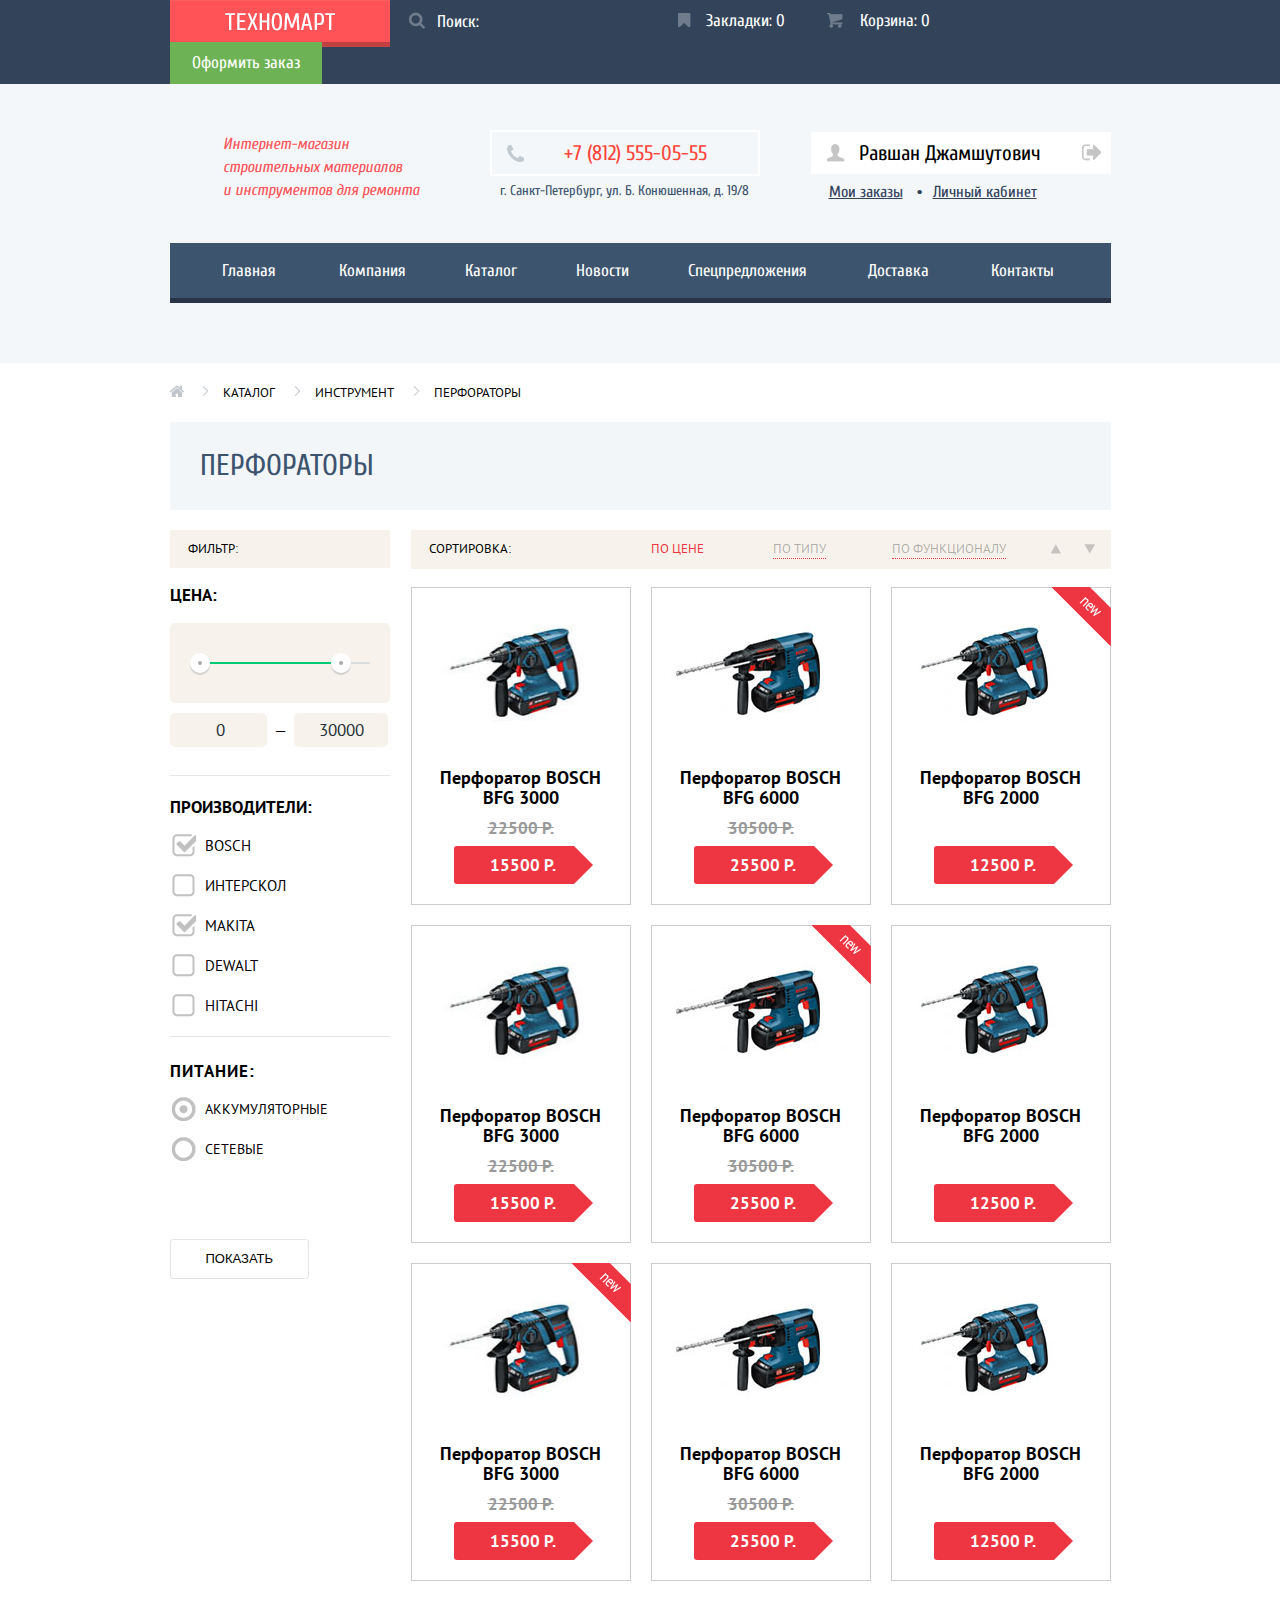
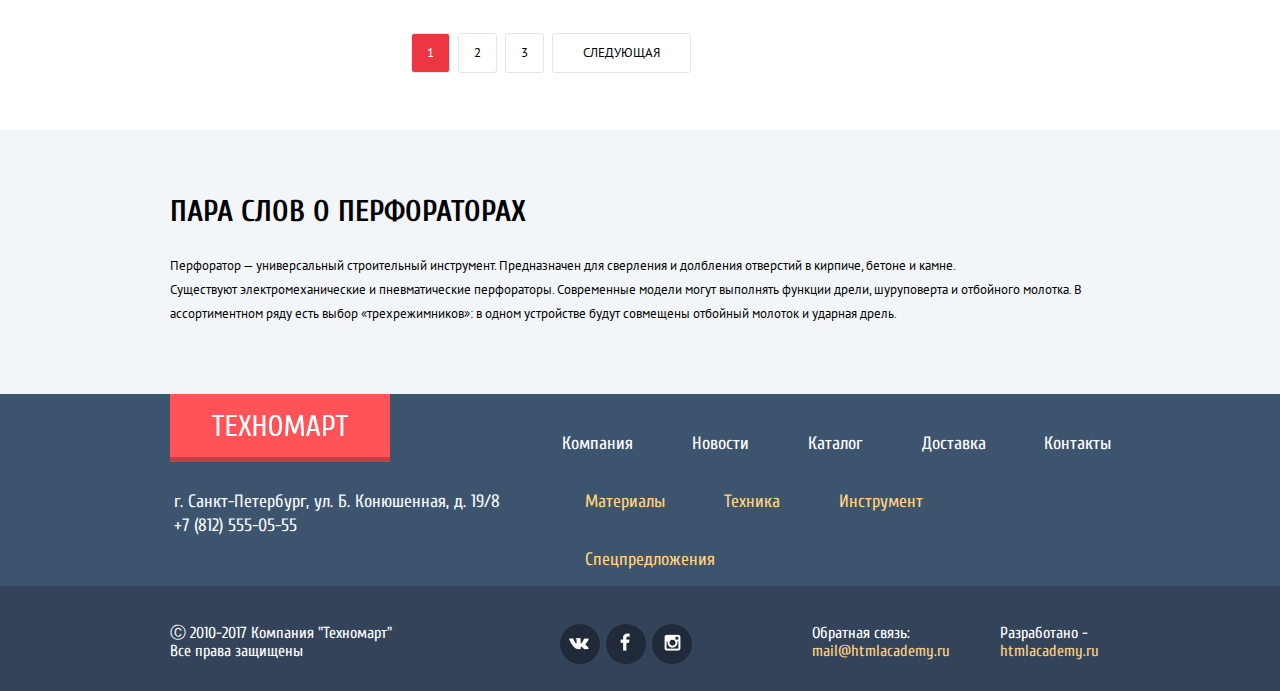
<file: catalog.html>
<!DOCTYPE html>
<html lang="ru">
  <head>
    <meta charset="utf-8">
    <title>Каталог</title>
    <link href="css/normalize.css" rel="stylesheet">
    <link href="css/style.css" rel="stylesheet">
    <link href="https://fonts.googleapis.com/css?family=Cuprum:400,400i,700&amp;subset=cyrillic" rel="stylesheet">
    <link href="https://fonts.googleapis.com/css?family=PT+Sans:400,400i,700&amp;subset=cyrillic" rel="stylesheet">
  </head>
  <body>
    <header>
      <section class="top-menu">
        <div class="container clearfix">
          <div class="header-logo">
            <a href="index.html"><img src="img/header-logo.png" width="220" height="47" alt="Лого"></a>
          </div>
          <form class="search" action="#" method="post">
            <label for="search" class="search-icon">Поиск
              <input type="text" name="search" id="search" autocomplete="off" placeholder="Поиск:">
            </label>
          </form>
          <div class="user-buttons">
            <a href="bookmarks.html" class="bookmarks-btn">Закладки: <span class="bookmarks-count">0</span></a>
            <a href="cart.html" class="cart-btn">Корзина: <span class="orders-count">0</span></a>
            <a class="btn-checkout" href="checkout.html">Оформить заказ</a>
          </div>
        </div>
      </section>
      <section class="header-bottom">
        <div class="container clearfix">
          <div class="header-info clearfix">
            <p class="description">Интернет-магазин строительных материалов<br>и инструментов для ремонта</p>
            <div class="header-contacts">
              <p class="tel">+7 (812) 555-05-55</p>
              <p class="header-address">г. Санкт-Петербург, ул. Б. Конюшенная, д. 19/8</p>
            </div>
            <div class="user-area">
              <p class="username"><a href="profile.html" class="btn-profile"></a><a href="profile.html" class="name">Равшан Джамшутович</a><a href="logout.html" class="btn-logout">Выход</a></p>
              <a class="myorders" href="orders.html">Мои заказы</a><span>&#8226;</span>
              <a class="cabinet" href="cabinet.html">Личный кабинет</a>
            </div>
          </div>
          <nav class="main-navigation">
            <ul>
              <li>
                <a href="index.html">Главная</a>
              </li>
              <li>
                <a href="company.html">Компания</a>
              </li>
              <li>
                <a href="catalog.html">Каталог</a>
              </li>
              <li>
                <a href="news.html">Новости</a>
              </li>
              <li>
                <a href="sale.html">Спецпредложения</a>
              </li>
              <li>
                <a href="delivery.html">Доставка</a>
              </li>
              <li>
                <a href="contacts.html">Контакты</a>
              </li>
            </ul>
          </nav>
        </div>
      </section>
    </header>
    <main class="content">
      <div class="breadcrumbs">
        <div class="container">
          <ul>
            <li>
              <a class="home" href="index.html">&nbsp;</a>
            </li>
            <li>
              <a href="catalog.html">Каталог</a>
            </li>
            <li>
              <a href="#">Инструмент</a>
            </li>
            <li>
              <span>Перфораторы</span>
            </li>
          </ul>
        </div>
      </div>
      <div class="container clearfix">
        <h1 class="punchers-caption">Перфораторы</h1>
        <div class="filter">
          <p>Фильтр:</p>
          <form class="filter-form" action="№" method="get">
            <fieldset class="price">
              <legend>Цена:</legend>
              <div class="range-filter">
                <div class="range-controls">
                  <div class="scale">
                    <div class="bar"></div>
                  </div>
                  <div class="toggle toggle-min"></div>
                  <div class="toggle toggle-max"></div>
                </div>
                <div class="price-controls">
                  <input class="min-price" name="min-price" type="text" value="0">
                  <span class="dash">&mdash;</span>
                  <input class="max-price" name="max-price" type="text" value="30000">
                </div>
              </div>
            </fieldset>
            <div class="delimiter"></div>
            <fieldset class="manufacturers">
              <legend>Производители:</legend>
              <input type="checkbox" id="ch1" name="Bosch" checked>
              <label for="ch1">Bosch</label>
              <input type="checkbox" id="ch2" name="Интерскол">
              <label for="ch2">Интерскол</label>
              <input type="checkbox" id="ch3" name="Makita" checked>
              <label for="ch3">Makita</label>
              <input type="checkbox" id="ch4" name="Dewalt">
              <label for="ch4">Dewalt</label>
              <input type="checkbox" id="ch5" name="Hitachi">
              <label for="ch5">Hitachi</label>
            </fieldset>
            <div class="delimiter"></div>
            <fieldset class="power">
              <legend>Питание:</legend>
              <input type="radio" id="ch6" name="group_item" value="battery" checked>
              <label for="ch6">Аккумуляторные</label>
              <input type="radio" id="ch7" name="group_item" value="network">
              <label for="ch7">Сетевые</label>
            </fieldset>
            <button class="filtr-btn" type="submit">Показать</button>
          </form>
        </div>
        <div class="catalog">
          <div class="sorting">
            <span class="caption-sorting">сортировка:</span>
            <span class="sorting-price active">по цене</span>
            <span class="sorting-type">по типу</span>
            <span class="sorting-functions">по функционалу</span>
            <span class="sorting-up">вверх</span>
            <span class="sorting-down">вниз</span>
          </div>
          <div class="catalog-items catalog-items-punchers">
            <div class="catalog-item catalog-punchers">
              <div class="actions">
                <a href="#" class="buy">Купить</a>
                <a href="#" class="bookmark">В закладки</a>
              </div>
              <div class="image"><img width="192" height="119" src="img/bfg3000.jpg" alt="bfg3000"></div>
              <div class="title">Перфоратор BOSCH BFG 3000</div>
              <div class="discount">22500 Р.</div>
              <div class="price">15500 Р.</div>
            </div>
            <div class="catalog-item catalog-punchers">
              <div class="actions">
                <a href="#" class="buy">Купить</a>
                <a href="#" class="bookmark">В закладки</a>
              </div>
              <div class="image"><img width="192" height="119" src="img/bfg6000.jpg" alt="bfg6000"></div>
              <div class="title">Перфоратор BOSCH BFG 6000</div>
              <div class="discount">30500 Р.</div>
              <div class="price">25500 Р.</div>
            </div>
            <div class="catalog-item catalog-punchers">
              <div class="flag flag-new">новинка</div>
              <div class="actions">
                <a href="#" class="buy">Купить</a>
                <a href="#" class="bookmark">В закладки</a>
              </div>
              <div class="image"><img width="192" height="119" src="img/bfg2000.jpg" alt="bfg2000"></div>
              <div class="title">Перфоратор BOSCH BFG 2000</div>
              <div class="discount"></div>
              <div class="price">12500 Р.</div>
            </div>
            <div class="catalog-item catalog-punchers">
              <div class="actions">
                <a href="#" class="buy">Купить</a>
                <a href="#" class="bookmark">В закладки</a>
              </div>
              <div class="image"><img width="192" height="119" src="img/bfg3000.jpg" alt="bfg3000"></div>
              <div class="title">Перфоратор BOSCH BFG 3000</div>
              <div class="discount">22500 Р.</div>
              <div class="price">15500 Р.</div>
            </div>
            <div class="catalog-item catalog-punchers">
            <div class="flag flag-new">новинка</div>
              <div class="actions">
                <a href="#" class="buy">Купить</a>
                <a href="#" class="bookmark">В закладки</a>
              </div>
              <div class="image"><img width="192" height="119" src="img/bfg6000.jpg" alt="bfg6000"></div>
              <div class="title">Перфоратор BOSCH BFG 6000</div>
              <div class="discount">30500 Р.</div>
              <div class="price">25500 Р.</div>
            </div>
            <div class="catalog-item catalog-punchers">
              <div class="actions">
                <a href="#" class="buy">Купить</a>
                <a href="#" class="bookmark">В закладки</a>
              </div>
              <div class="image"><img width="192" height="119" src="img/bfg2000.jpg" alt="bfg2000"></div>
              <div class="title">Перфоратор BOSCH BFG 2000</div>
              <div class="discount"></div>
              <div class="price">12500 Р.</div>
            </div>
            <div class="catalog-item catalog-punchers">
            <div class="flag flag-new">новинка</div>
              <div class="actions">
                <a href="#" class="buy">Купить</a>
                <a href="#" class="bookmark">В закладки</a>
              </div>
              <div class="image"><img width="192" height="119" src="img/bfg3000.jpg" alt="bfg3000"></div>
              <div class="title">Перфоратор BOSCH BFG 3000</div>
              <div class="discount">22500 Р.</div>
              <div class="price">15500 Р.</div>
            </div>
            <div class="catalog-item catalog-punchers">
              <div class="actions">
                <a href="#" class="buy">Купить</a>
                <a href="#" class="bookmark">В закладки</a>
              </div>
              <div class="image"><img width="192" height="119" src="img/bfg6000.jpg" alt="bfg6000"></div>
              <div class="title">Перфоратор BOSCH BFG 6000</div>
              <div class="discount">30500 Р.</div>
              <div class="price">25500 Р.</div>
            </div>
            <div class="catalog-item catalog-punchers">
              <div class="actions">
                <a href="#" class="buy">Купить</a>
                <a href="#" class="bookmark">В закладки</a>
              </div>
              <div class="image"><img width="192" height="119" src="img/bfg2000.jpg" alt="bfg2000"></div>
              <div class="title">Перфоратор BOSCH BFG 2000</div>
              <div class="discount"></div>
              <div class="price">12500 Р.</div>
            </div>
          </div>
          <div class="pagination">
            <a href="#">1</a>
            <a href="#">2</a>
            <a href="#">3</a>
            <a href="#">Следующая</a>
          </div>
        </div>
      </div>
      <article class="about-punchers">
        <div class="container">
          <h2>Пара слов о перфораторах</h2>
          <p>Перфоратор — универсальный строительный инструмент. Предназначен для сверления и долбления отверстий в кирпиче, бетоне и камне.<br>Существуют электромеханические и пневматические перфораторы. Современные модели могут выполнять функции дрели, шуруповерта и отбойного молотка. В ассортиментном ряду есть выбор «трехрежимников»: в одном устройстве будут совмещены отбойный молоток и ударная дрель.</p>
        </div>
      </article>
    </main>
    <footer>
      <div class="footer-top">
        <div class="container clearfix">
          <div class="left-column">
            <div class="footer-logo">
              <a href="index.html"><img src="img/footer-logo.png" width="220" height="68" alt="Лого"></a>
            </div>
            <p class="footer-address">г. Санкт-Петербург, ул. Б. Конюшенная, д. 19/8 +7 (812) 555-05-55</p>
          </div>
          <div class="right-column clearfix">
            <ul class="footer-navigation">
              <li>
                <a href="company.html">Компания</a>
              </li>
              <li>
                <a href="news.html">Новости</a>
              </li>
              <li>
                <a href="catalog.html">Каталог</a>
              </li>
              <li>
                <a href="delivery.html">Доставка</a>
              </li>
              <li>
                <a href="contacts.html">Контакты</a>
              </li>
            </ul>
            <ul class="footer-content-navigation">
              <li>
                <a href="materials.html">Материалы</a>
              </li>
              <li>
                <a href="technics.html">Техника</a>
              </li>
              <li>
                <a href="instriment.html">Инструмент</a>
              </li>
              <li>
                <a href="sale.html">Спецпредложения</a>
              </li>
            </ul>
          </div>
        </div>
      </div>
      <div class="footer-bottom">
        <div class="container clearfix">
          <div class="copyright">
            <p>&#9400; 2010-2017 Компания "Техномарт" Все права защищены</p>
          </div>
          <div class="footer-social">
            <a class="social social-vk" href="http://vk.com"></a>
            <a class="social social-fb" href="http://facebook.com"></a>
            <a class="social social-inst" href="http://instagram.com"></a>
          </div>
          <div class="info">
            <p class="developers">Разработано - <a href="https://htmlacademy.ru/intensive/htmlcss">htmlacademy.ru</a></p>
          </div>
          <div class="info">
            <p class="mail">Обратная связь: <a href="mailto:mail@htmlacademy.ru">mail@htmlacademy.ru</a></p>
          </div>
        </div>
      </div>
    </footer>
    <div class="cart-modal">
      <button class="modal-content-close" type="button" title="Закрыть">Закрыть</button>
      <div class="message">
        <p>Товар добавлен в корзину!</p>
      </div>
      <div class="modal-btns">
        <a class="modal-btn-checkout btn" href="#">Оформить заказ</a>
        <a class="modal-btn-continue btn" href="#">Продолжить покупки</a>
      </div>
    </div>
    <script src="js/script-min.js"></script>
  </body>
</html>
</file>
<file: css/style.css>
* {
margin: 0;
padding: 0;
}

body {
  position: relative;
  margin: 0;
  padding: 0;
  font-family: "PT Sans", Arial, sans-serif;
  font-size: 13px;
  line-height: 1.8;
  color: black;
}

.top-menu {
  margin: 0 auto;
  background-color: #33445a;
}

.container {
  margin: 0 auto;
  width: 941px;
}

.clearfix::after {
  content: "";
  display: table;
  clear: both;
}

.header-logo {
  float: left;
  width: 220px;
  height: 42px;
  text-align: center;
  background-color: #ff5357;
  vertical-align: middle;
}

.search {
  float: left;
  text-align: center;
}

.search input {
  height: 42px;
  padding-left: 47px;
  width: 224px;
  border: none;
  outline: none;
  -webkit-appearance: none;
  background: url("../img/icon-search.png") 18px 12px no-repeat #33445a;
  font-size: 17px;
  line-height: 18px;
  font-family: Cuprum, Arial, sans-serif;

}

.search input::-webkit-input-placeholder {color: #ffffff;}
.search input::-moz-placeholder          {color: #ffffff;}
.search input:-moz-placeholder           {color: #ffffff;}
.search input:-ms-input-placeholder      {color: #ffffff;}

.search input:focus::-webkit-input-placeholder {color: transparent;}
.search input:focus::-moz-placeholder          {color: transparent;}
.search input:focus:-moz-placeholder           {color: transparent;}
.search input:focus:-ms-input-placeholder      {color: transparent;}

.search input:focus {
  color: #000000;
  background: url("../img/icon-search-active.png") 18px 12px no-repeat #ffffff;
}

.search input:hover {
  background: url("../img/icon-search-hover.png") 18px 12px no-repeat #212a3a;
}

.search input:focus:hover {
  color: #000000;
  background: url("../img/icon-search-active.png") 18px 12px no-repeat #ffffff;
}

.user-buttons {
  font-size: 0;
}

.cart-btn-full,
.bookmarks-btn-full {
  background-color: #ee3643;
}

.bookmarks {
  margin-right: 0;
}

.bookmarks-btn,
.cart-btn {
  display: inline-block;
  position: relative;
  padding-bottom: 6px;
  padding: 12px 40px;
  padding-left: 45px;
  padding-right: 29px;
  vertical-align: top;
  font-family: Cuprum, Arial, sans-serif;
  font-size: 17px;
  text-decoration: none;
  color: #ffffff;
  line-height: 18px;
}

.bookmarks-btn {
  padding-left: 45px;
  padding-right: 27px;
}

.cart-btn {
  padding-left: 48px;
  padding-right: 30px;
}

.bookmarks-btn:hover,
.cart-btn:hover {
  background-color: #212a3a;
}

.bookmarks-btn::before,
.cart-btn::before {
  content: "";
  position: absolute;
  top: 13px;
  width: 16px;
  height: 18px;
  background: url("../img/sprite.png") no-repeat;
  opacity: 0.3;
}

.bookmarks-btn::before {
  background-position: -178px -11px;
  left: 17px;
}

.search label {
  font-size: 0
}

.cart-btn::before {
  background-position: -135px -11px;
  left: 15px;
}

.bookmarks-btn:hover::before,
.cart-btn:hover::before,
.search-icon:hover::before {
  opacity: 1;
}

.btn {
  padding: 8px 62px;
  background-color: #ee3643;
  border-radius: 3px;
  font-family: Cuprum, Arial, sans-serif;
  font-size: 14px;
  text-transform: uppercase;
  text-decoration: none;
  color: #ffffff;
  line-height: 18px;
}

.btn:hover {
  background-color: #ba2732;
}

.btn-checkout {
  display: inline-block;
  margin-right: 0;
  padding: 12px 22px;
  background-color: #6db254;
  font-family: Cuprum, Arial, sans-serif;
  font-size: 17px;
  line-height: 18px;
  vertical-align: middle;
  text-decoration: none;
  color: #ffffff;
}

.btn-checkout:hover {
  background-color: #5fbb2d;
}

.btn-checkout:active,
.bookmarks-btn:active,
.cart-btn:active {
  opacity: 0.51;
}

.header-bottom {
  background-color: #f3f7f9;
}

.description {
  float: left;
  width: 200px;
  margin-left: 40px;
  padding: 49px 13px;
  color: #ff5357;
  font-style: italic;
  font-size: 16px;
  font-family: Cuprum, Arial, sans-serif;
  line-height: 23px;
  padding-bottom: 41px;
}

.header-contacts {
  float: left;
  width: 270px;
  margin-left: 54px;
  text-align: center;
}

.header-contacts .tel {
  position: relative;
  margin-top: 46px;
  padding: 12px 0;
  padding-left: 22px;
  border: 2px solid #ffffff;
  font-size: 21px;
  font-family: Cuprum, Arial, sans-serif;
  line-height: 18px;
  color: #fb463c;
}

.tel::before {
  content: "";
  position: absolute;
  top: 10px;
  left: 14px;
  width: 18px;
  height: 20px;
  background: url("../img/sprite.png") no-repeat;
  background-position: -275px -110px;
}

.header-contacts .header-address {
  padding-top: 3px;
  color: #3d546e;
  font-size: 14px;
  font-family: Cuprum, Arial, sans-serif;
  line-height: 24px;
}

.user-login,
.user-area {
  float: right;
  width: 300px;
  margin-top: 58px;
}

.user-login {
  width: 281px;
}

.user-area {
  margin-top: 48px;
}

.user-login .enter,
.user-login .registration {
  padding: 10px 15px;
  font-size: 21px;
  font-family: Cuprum, Arial, sans-serif;
  color: #000000;
  line-height: 18px;
  text-decoration: none;
  background-color: #ffffff;
}

.user-login .registration {
  margin-left: 9px;
  padding-left: 21px;
  padding-right: 25px;
  padding-bottom: 11px;
}

.user-login .enter:hover,
.user-login .registration:hover {
  color: #ee3643;
}

.user-login .enter:active,
.user-login .registration:active {
  color: rgba(0, 0, 0, 0.3);
}

.user-login .enter {
  position: relative;
  padding-left: 47px;
  padding-top: 8px;
  padding-right: 24px;
  padding-bottom: 11px;
}

.user-login .enter::before {
  position: absolute;
  content: "";
  left: 15px;
  top: 12px;
  width: 18px;
  height: 20px;
  background: url("../img/sprite.png") no-repeat;
  background-position: -100px -112px;
}

.user-login .enter:hover::before {
  background-position: -145px -112px;
}

.user-login .enter:active::before {
  background-position: -100px -112px;
}

.username {
  position: relative;
  padding: 12px 0 12px 48px;
  margin-bottom: 3px;
  padding-bottom: 5px;
  font-size: 21px;
  font-family: Cuprum, Arial, sans-serif;
  background-color: #ffffff;
  line-height: 18px;
}

.username .name {
  text-decoration: none;
  color: #000000;
}

.btn-profile::before {
  content: "";
  position: absolute;
  top: 12px;
  left: 16px;
  width: 18px;
  height: 20px;
  background: url("../img/sprite.png") no-repeat;
  background-position: -57px -113px;
}

.btn-profile:hover::before {
  background-position: -12px -113px;
}

.btn-profile:active::before,
.username .name:active,
.btn-logout:active::after {
  opacity: 0.3;
}

.btn-logout {
  font-size: 0;
}

.btn-logout::after {
  content: "";
  position: absolute;
  top: 12px;
  left: 270px;
  width: 20px;
  height: 20px;
  background: url("../img/sprite.png") no-repeat;
  background-position: -186px -113px;
}

.btn-logout:hover::after {
  background-position: -230px -113px;
}

.cabinet,
.myorders {
  padding-left: 18px;
  font-size: 16px;
  font-family: Cuprum, Arial, sans-serif;
  color: rgb(50, 66, 92);
  line-height: 18px;
}

.cabinet {
  padding-left: 7px;
}

.user-area span {
  padding-left: 13px;
  font-size: 16px;
  color: rgb(50, 66, 92);
}

.cabinet:hover,
.myorders:hover {
  color: #ee3643;
}

.cabinet:active,
.myorders:active {
  opacity: 0.3;
  color: rgb(50, 66, 92);
}

.main-navigation {
  margin-bottom: 60px;
}

.main-navigation ul {
  padding-left: 32px;
  background-color: #3d546e;
  border-bottom: 5px solid #293449;
}

.main-navigation li {
  display: inline-block;
  margin-right: 18px;
  vertical-align: middle;
}

.main-navigation a {
  display: block;
  padding: 19px 20px;
  font-family: Cuprum, Arial, sans-serif;
  text-decoration: none;
  color: #ffffff;
  font-size: 17px;
  line-height: 17px;
}

.main-navigation li:nth-child(2) a {
  padding-left: 22px;
}

.main-navigation li:nth-child(3) a {
  padding-left: 18px;
}

.main-navigation li:nth-child(4) a {
  padding-left: 18px;
}

.main-navigation li:nth-child(5) a {
  padding-left: 18px;
}

.main-navigation li:nth-child(6) a {
  padding-left: 20px;
}

.main-navigation li:nth-child(7) a {
  padding-left: 21px;
}

.main-navigation a:hover {
  background-color: #293449;
}

.main-navigation a:active {
  color: rgba(255, 255, 255, 0.5);
}

.products {
  margin-top: 59px;
}
.products h2 {
  padding-left: 22px;
  padding-top: 19px;
  padding-bottom: 14px;
  font-family: Cuprum, Arial, sans-serif;
  font-size: 24px;
  font-weight: bold;
  color: #ffffff;
  line-height: 30px;
}

.products .products-btn {
  display: block;
  width: 135px;
  margin-left: 26px;
  padding-top: 11px;
  padding-bottom: 7px;
  background-color: rgba(0,0,0,0.1);
  border-radius: 3px;
  font-family: Cuprum, Arial, sans-serif;
  text-decoration: none;
  text-transform: uppercase;
  color: #ffffff;
  font-size: 14px;
  text-align: center;
  line-height: 18px;
}

.products a:hover {
  background-color: rgba(0,0,0,0.2);
}

.products a:active {
  background-color: rgba(0,0,0,0.3);
}
.products .flag {
  position: absolute;
  top: 0;
  right: 0;
  width: 60px;
  height: 60px;
  text-indent: -1000px;
  overflow: hidden;
  z-index: 20;
}

.products .flag-new {
  background: url("../img/new.png") no-repeat 0 0;
}
.materials {
  position: relative;
  float: left;
  margin-right: 20px;
  margin-bottom: 20px;
  width: 300px;
  height: 123px;
  background-color: #ffbf47;
  background-image: url("../img/backet.png");
  background-repeat: no-repeat;
  background-position: 83% center;
}

.instruments {
  position: relative;
  float: left;
  margin-right: 20px;
  width: 300px;
  height: 123px;
  background-color: #3bbce3;
  background-image: url("../img/instrument.png");
  background-repeat: no-repeat;
  background-position: 87% center;
}

.equipment {
  position: relative;
  float: right;
  margin-right: 0;
  margin-bottom: 20px;
  width: 300px;
  height: 123px;
  background-color: #dc91d8;
  background-image: url("../img/technic.png");
  background-repeat: no-repeat;
  background-position: 85% center;
}

.equipment .products-btn {
  width: 135px;
  margin-left: 22px;
  padding-top: 11px;
  padding-bottom: 7px;
}

.sales .products-btn {
  width: 135px;
  margin-left: 22px;
  padding-top: 11px;
  padding-bottom: 7px;
}

.delivery .products-btn {
  width: 135px;
  margin-left: 22px;
  padding-top: 11px;
  padding-bottom: 7px;
}

.slider {
  position: relative;
  float: left;
  width: 620px;
}

.slider-slides {
  width: 300%;
}

.slider-slides div {
  float: left;
  width: 620px;
  height: 265px;
}

.slider-controls {
  position: absolute;
  left: 292px;
  top: 211px;
  margin-bottom: 10px;
  z-index: 2;
  text-align: center;
}

.slider-controls label {
  display: inline-block;
  position: relative;
  width: 6px;
  height: 6px;
  margin: 0 3px;
  cursor: pointer;
  border-radius: 50%;
  border: 2px solid #ffffff;
  background-color: #ffffff;
  vertical-align: middle;
  font-size: 0;
}

.slider-input {
  display: none;
}

.slider-inner {
  overflow: hidden;
}

.punchers {
  background-image: url("../img/punchers.jpg");
}

.drills {
  background-image: url("../img/drills.jpg");
}

.punchers h2,
.drills h2 {
  padding: 25px 0 0 25px;
  font-size: 36px;
  font-family: Cuprum, Arial, sans-serif;
  color: #ffffff;
  font-weight: bold;
  text-transform: uppercase;
  line-height: 30px;
}

.punchers p,
.drills p {
  padding: 5px 0 0 25px;
  margin-bottom: 127px;
  font-size: 18px;
  font-family: "PT Sans", Arial, sans-serif;
  color: #ffffff;
  line-height: 24px;
}

.slider-slides .btn {
  margin-left: 27px;
  padding: 10px 48px;
}

#btn-1:checked ~ .slider .slider-slides {
  -webkit-transform: translate(0);
          transform: translate(0);
}

#btn-2:checked ~ .slider .slider-slides {
  -webkit-transform: translate(-620px);
          transform: translate(-620px);
}

#btn-1:checked ~ .slider label[for="btn-1"],
#btn-2:checked ~ .slider label[for="btn-2"] {
  background-color: #ff5357;
}

.icon-left {
  position: absolute;
  z-index: 20;
  left: 26px;
  top: 113px;
}

.icon-right {
  position: absolute;
  z-index: 20;
  left: 579px;
  top: 113px;
}

.sales {
  position: relative;
  float: right;
  width: 300px;
  height: 123px;
  margin-right: 0;
  margin-bottom: 20px;
  background-color: #8ed78f;
  background-image: url("../img/sales.png");
  background-repeat: no-repeat;
  background-position: 81% center;
}

.delivery {
  position: relative;
  float: right;
  width: 300px;
  height: 123px;
  margin-right: 0;
  background-color: #ffc047;
  background-image: url("../img/delivery.png");
  background-repeat: no-repeat;
  background-position: 85% center;
}

.popular-goods-title,
.popular-manufacturer-title {
  margin-top: 53px;
  margin-bottom: 20px;
  background-color: #f9f5f0;
}

.popular-manufacturer-title {
  margin-top: 0;
}

.popular-goods-title h2,
.popular-manufacturer-title h2 {
  float: left;
  padding: 29px 30px;
  font-size: 30px;
  font-family: Cuprum, Arial, sans-serif;
  color: rgb(61, 84, 110);
  text-transform: uppercase;
  line-height: 30px;
  font-weight: normal;
}

.popular-manufacturer-title h2 {
  padding: 30px 24px;
}

.popular-goods-title .btn {
  float: right;
  margin: 24px 24px;
  padding: 10px 55px;
}

.popular-manufacturer-title .btn {
  float: right;
  padding: 10px 68px;
  margin: 26px 26px;
}

.catalog-item {
  position: relative;
  display: inline-block;
  width: 218px;
  margin-right: 20px;
  margin-bottom: 20px;
  border: 1px solid #ccc;
  font-size: 17px;
  font-family: "PT Sans", Arial, sans-serif;
  color: rgb(0, 0, 0);
  font-weight: bold;
  line-height: 20px;
  text-align:center;
  vertical-align: middle;
}

.popular:nth-child(4n) {
  margin-right: 0;
}

.catalog-punchers:nth-child(3n) {
  margin-right: 0;
}

.catalog-items {
  font-size: 0;
}

.catalog-item:hover {
  -webkit-box-shadow: 0 10px 25px rgba(41,52,73,0.5);
          box-shadow: 0 10px 25px rgba(41,52,73,0.5);
}

.catalog-item .flag {
  position: absolute;
  top: -1px;
  right: -1px;
  width: 60px;
  height: 60px;
  text-indent: -1000px;
  overflow: hidden;
  z-index: 20;
}

.catalog-item .flag-new {
  background: url("../img/new.png") no-repeat 0 0;
}

.catalog-item .actions {
  position: absolute;
  top: 0;
  left: 0;
  width: 218px;
  height: 68px;
  padding: 40px 0;
  background-color: #ffffff;
  z-index: 10;
}

.catalog-item .buy,
.catalog-item .bookmark {
  display: block;
  width: 129px;
  margin: 0 auto;
  margin-bottom:7px;
  padding: 7px 0;
  border: 3px solid #63a63e;
  border-bottom-color: #367315;
  background-color: #63a63e;
  color: white;
  font-size: 14px;
  font-weight: normal;
  font-family: Cuprum, Arial, sans-serif;
  line-height: 18px;
  text-decoration: none;
  text-transform: uppercase;
  border-radius: 3px;
}

.catalog-item .bookmark {
  color: #32425c;
  background: white;
  border-bottom-color: #63a63e;
}
.catalog-item .actions{
  display: none;
}
.catalog-item:hover .actions {
  display: block;
}

.actions .buy::before {
  content: "";
  position: absolute;
  top: 50px;
  left: 53px;
  width: 16px;
  height: 18px;
  background: url("../img/sprite.png") no-repeat;
  background-position: -135px -11px;
  opacity: 0.3;
}

.actions .buy:hover::before,
.actions .buy:active::before {
  opacity: 1;
}

.actions .buy:hover {
  background-color: #5fbb2d;
  border-color: #5fbb2d;
  border-bottom-color: #367315;
}

.actions .buy:active {
  background-color: #518534;
  border-color: #518534;
}

.actions .bookmark:hover {
  border-color: #32425c;
}

.actions .bookmark:active {
  opacity: 0.3;
}

.catalog-item .image {
  width: 192px;
  height: 170px;
}
.catalog-item img {
  max-width: 100%;
  margin-left: 11px;
  margin-top: 21px;
}

.catalog-item .title {
  min-height: 40px;
  padding: 0 25px;
  margin-top: 10px;
  margin-bottom: 0;
  font-size: 18px;
}
.catalog-item .discount {
  min-height: 20px;
  margin-top: 10px;
  margin-bottom: 8px;
  color: #999;
  text-decoration: line-through;
}

.catalog-item .price {
  position: relative;
  width: 80px;
  margin-left: 42px;
  margin-bottom: 20px;
  padding: 9px 29px;
  padding-bottom: 9px;
  color: white;
  background: #ee3643;
  border-radius: 3px;
  font-size: 17px;
}

.catalog-item .price:after {
  content: "";
  position: absolute;
  top: 0;
  right: -20px;
  width: 0;
  height: 0;
  border: 19px solid white;
  border-left-color: #ee3643;
}

.popular-manufacturer ul {
  padding: 0;
}

.popular-manufacturer li {
  display: inline-block;
  float: left;
  width: 218px;
  height: 145px;
  margin-right: 20px;
  margin-bottom: 20px;
  list-style: none;
  border: 1px solid #eaeaea;
  vertical-align: middle;
}

.popular-manufacturer li:hover {
  -webkit-box-shadow: 0 10px 25px rgba(41,52,73,0.5);
          box-shadow: 0 10px 25px rgba(41,52,73,0.5);
}

.popular-manufacturer li:active {
  opacity: 0.3;
  -webkit-box-shadow: 0 4px 10px rgb(41,52,73);
          box-shadow: 0 4px 10px rgb(41,52,73);
}

.popular-manufacturer li:nth-child(4n) {
  margin-right: 0;
}

.popular-manufacturer figure {
  width: 192px;
  height: 119px;
  padding-top: 21px;
  margin: 0 14px;
}

.services {
  margin-top: 62px;
  margin-bottom: 62px;
  background-color: #f4f7f9;
}

.services p {
  padding-top: 30px;
}

.services-tabs {
  margin-top: 70px;
}

.tabs-controls {
  position: relative;
  float: left;
}

.tabs-controls::after {
  position: absolute;
  content: "";
  width: 10px;
  height: 272px;
  top: -40px;
  left: 232px;
  background-image: url("../img/line.png");
}

.tabs-controls label {
  display: block;
  width: 200px;
  padding: 15px 20px;
  padding-left: 22px;
  background-color: #3d546e;
  border-top: 1px solid #4d627b;
  border-bottom: 1px solid #33445b;
  font-size: 21px;
  font-family: Cuprum, Arial, sans-serif;
  font-weight: bold;
  line-height: 30px;
  color: #ffffff;
}

.tabs-controls .delivery-label {
  padding-top: 13px;
  padding-bottom: 18px;
}

.tabs-controls .garanty-label {
  padding-top: 12px;
  padding-bottom: 16px;
}
.tabs-controls .credit-label {
  padding-top: 13px;
  padding-bottom: 16px;
}

.tabs-controls label:hover {
  background-color: #293449;
}

.services-tabs input[type=radio] {
  display: none;
}

#btn-tabs-1:checked ~ .tabs-controls label[for="btn-tabs-1"],
#btn-tabs-2:checked ~ .tabs-controls label[for="btn-tabs-2"],
#btn-tabs-3:checked ~ .tabs-controls label[for="btn-tabs-3"] {
  background-color: #ffffff;
  border: none;
  color: #3d546e;
}

#btn-tabs-1:checked ~ .services-delivery {
  display: block;
}

#btn-tabs-2:checked ~ .services-guarantee {
  display: block;
}

#btn-tabs-3:checked ~ .services-credit {
  display: block;
}

.services h2 {
  padding-top: 67px;
  font-size: 30px;
  font-family: Cuprum, Arial, sans-serif;
  color: black;
  text-transform: uppercase;
  line-height: 0.8;
  font-weight: normal;
}

.services-delivery h2,
.services-guarantee h2,
.services-credit h2 {
  padding-top: 3px;
  font-size: 36px;
  font-family: Cuprum, Arial, sans-serif;
  color: rgb(61, 84, 110);
  line-height: 0.7;
  font-weight: normal;
}

.services-delivery {
  display: none;
  float: right;
  width: 620px;
  height: 285px;
  background-image: url("../img/track.png");
  background-repeat: no-repeat;
  background-position: 100% 100%;
  line-height: 24px;
}

.services-delivery p {
  width: 280px;
}

.services-guarantee {
  display: none;
  float: right;
  width: 620px;
  height: 285px;
  background-image: url("../img/guarantee.png");
  background-repeat: no-repeat;
  background-position: 103% 100%;
  line-height: 24px;
}

.services-credit {
  display: none;
  float: right;
  width: 620px;
  height: 285px;
  background-image: url("../img/credit.png");
  background-repeat: no-repeat;
  background-position: 106% 100%;
  line-height: 24px;
}

.services-credit .btn {
  padding: 10px 45px;
}

.services-credit p {
  padding-bottom: 34px;
  width: 280px;
}

.map-popup {
  display: none;
}

.write-us {
  position: fixed;
  display: none;
  width: 620px;
  top: 260px;
  left: 50%;
  margin-left: -310px;
  z-index: 20;
  color: #000000;
  background: #ffffff;
  border-top: 7px solid #ff5257;
  font-family: Cuprum, Arial, sans-serif;
  font-size: 18px;
  line-height: 18px;
  -webkit-box-shadow: 0 30px 50px rgba(0, 0, 0, 0.75);
          box-shadow: 0 30px 50px rgba(0, 0, 0, 0.75);
}

.write-us-show {
  display: block;
}

.modal-content-close {
  position: absolute;
  top: 8px;
  right: 10px;
  width: 24px;
  height: 24px;
  font-size: 0;
  background-color: transparent;
  border: 0;
  cursor: pointer;
}

.modal-content-close::before,
.modal-content-close::after {
  content: "";
  position: absolute;
  top: 10px;
  left: 2px;
  width: 26px;
  height: 5px;
  background-color: #ff5257;
  border-radius: 1px;
}

.modal-content-close::before {
  -webkit-transform: rotate(45deg);
          transform: rotate(45deg);
}

.modal-content-close::after {
  -webkit-transform: rotate(-45deg);
          transform: rotate(-45deg);
}

.container-modal {
  width: 460px;
  margin: 0 auto;
}

.top-part input[type="text"] {
  display: block;
  margin-top: 10px;
  padding: 10px 32px 9px 15px;
  border: 2px solid #dee3e4;
  border-radius: 3px;
}

.top-part label,
.top-part textarea {
  display: block;
}

.top-part textarea {
  width: 445px;
  height: 102px;
  padding: 9px 0 0 12px;
  margin-top: 10px;
  margin-bottom: 43px;
  resize: none;
  overflow: auto;
  border: 2px solid #dee3e4;
  border-radius: 3px;
  color: #000000;
}

.top-part {
  padding: 45px 80px;
  padding-bottom: 0;
}

.top-part .name {
  float: left;
  margin-right: 20px;
}

.top-part .email {
  float: right;
  margin-bottom: 20px;
}

.top-part .letter-text {
  clear: both;
}

.bottom-part {
  background: #f4f4f4;
}

.bottom-part .btn {
  margin: 32px 0;
  padding: 10px 198px;
  border: none;
  border-radius: 3px;
}

.about .transport-companies {
  float: left;
  width: 530px;
}

.top-part input::-webkit-input-placeholder,
.top-part input::-moz-placeholder,
.top-part input:-moz-placeholder,
.top-part input:-ms-input-placeholder,
.top-part textarea::-webkit-input-placeholder,
.top-part textarea::-moz-placeholder,
.top-part textarea:-moz-placeholder,
.top-part textarea:-ms-input-placeholder {
  color: #000000;
  font-family: "PT Sans", Arial, sans-serif;
  font-size: 13px;
  line-height: 18px;
}

.transport-companies h2,
.contacts h2 {
  padding-bottom: 16px;
  text-transform: uppercase;
  padding-top: 19px;
  line-height: 24px;
  font-family: Cuprum, Arial, sans-serif;
  font-size: 30px;
  font-weight: normal;

}

.transport-companies p,
.contacts p {
  padding: 13px 0;
  font-family: "PT Sans", Arial, sans-serif;
  line-height: 24px;
  font-size: 13px;
}

.contacts p {
  width: 185px;
}

.transport-companies ul {
  margin-bottom: 31px;
  font-size: 18px;
  font-family: Cuprum, Arial, sans-serif;
  line-height: 25px;
  list-style-type: none;
}

.transport-companies li {
  padding: 6px 0 6px 36px;
  background: url("../img/marker.png") no-repeat left 17px;
}

.transport-companies .btn {
  display: block;
  width: 140px;
  padding: 10px 40px;
}

.contacts .map {
  display: block;
  margin-top: 18px;
  margin-bottom: 32px;
}

.contacts .btn {
  display: block;
  padding: 10px 61px;
}

.contacts {
  float: right;
  width: 301px;
  margin-left: 109px;
  margin-bottom: 87px;
}

.footer-top {
  min-height: 192px;
  background-color: #3d546e;
}

.footer-top .left-column {
  float: left;
  width: 350px;
}

.footer-top .right-column {
  float: right;
  width: 587px;
}

.left-column .footer-address {
  width:337px;
  padding-top: 21px;
  padding-left: 4px;
  font-size: 18px;
  font-family: Cuprum, Arial, sans-serif;;
  color: rgb(243, 247, 249);
  line-height: 24px;
  text-align: left;
}

/*.footer-navigation,
.footer-content-navigation {
  float: right;
}*/

.footer-navigation li,
.footer-content-navigation li {
  display: inline-block;
  vertical-align: middle;
}

.footer-content-navigation {
  margin-left: 13px;
}

.footer-navigation a,
.footer-content-navigation a {
  display: block;
  text-decoration: none;
  font-size: 18px;
  font-family: Cuprum, Arial, sans-serif;
  line-height: 24px;
}

.footer-navigation a:hover,
.footer-content-navigation a:hover {
  text-decoration: underline;
}

.footer-navigation a:active,
.footer-content-navigation a:active {
  opacity: 0.5;
}

.footer-navigation a {
  padding-left: 38px;
  padding-top: 38px;
  padding-right: 18px;
  color: #ffffff;
}

.footer-navigation li:last-child a {
  padding-right: 0;
  padding-left: 37px;
}

.footer-content-navigation li:last-child a {
  padding-right: 0;
}

.footer-content-navigation a {
  padding-left: 48px;
  padding-top: 34px;
  padding-right: 8px;
  color: #ffd180;
}

.footer-bottom {
  background-color: #33445a;
  font-size: 16px;
  font-family: Cuprum, Arial, sans-serif;;
  color: #ffffff;
  line-height: 18px;
  text-align: left;
  min-height: 105px;
}

.footer-bottom .copyright {
  float: left;
  width: 240px;
  padding-top: 38px;
}

.footer-bottom .footer-social {
  float: left;
  width: 132px;
  text-align: center;
  margin-left: 150px;
}

.footer-bottom .social {
  display: inline-block;
  width: 40px;
  height: 40px;
  background: #212a3a url("../img/sprite.png") no-repeat;
  vertical-align: middle;
  border-radius: 50%;
  margin-top: 38px;
  font-size: 0;
}

.footer-bottom .social:hover {
  background-color: #ee3643;
}

.footer-bottom .social-vk {
  background-position: -247px 2px;
  margin-right: 2px;
}

.footer-bottom .social-fb {
  background-position: -83px 0px;
  margin-right: 2px;
}

.footer-bottom .social-inst {
  background-position: -204px 1px;
}

.footer-bottom .info {
  float: right;
  padding-top: 38px;
 }

.info .developers {
  width: 111px;
}

.info .mail {
  width: 188px;
}

.info a {
  color: #ffd180;
  text-decoration: none;
}

.info a:hover {
  text-decoration: underline;
}

.info a:active {
  color: #ee3643;
}

.breadcrumbs {
  margin-top: 21px;
}

.breadcrumbs ul {
  font-size: 0;
  font-family: "PT Sans", Arial, sans-serif;
  color: #000000;
  text-transform: uppercase;
}

.breadcrumbs li {
  display: inline-block;
  vertical-align: middle;
}

.breadcrumbs a,
.breadcrumbs span {
  display: block;
  position: relative;
  text-decoration: none;
  padding: 0 20px;
  font-size: 13px;
  line-height: 18px;
  font-family: "PT Sans", Arial, sans-serif;
  color: #000000;
}

.breadcrumbs a::before,
.breadcrumbs span::before {
  content: "";
  position: absolute;
  top: 1px;
  left: 0;
  width: 16px;
  height: 18px;
  background: url("../img/sprite.png") no-repeat;
  background-position: -260px -45px;
}

.breadcrumbs .home {
  padding-left: 10px;
}

.breadcrumbs .home::before {
  content: "";
  position: absolute;
  top: 1px;
  left: 0;
  width: 16px;
  height: 19px;
  background: url("../img/sprite.png") no-repeat;
  background-position: -297px -10px;
}

.content h1 {
  margin-top: 20px;
  margin-bottom: 20px;
  padding: 29px 30px;
  background-color: #f2f6f8;
  font-size: 30px;
  font-family: Cuprum, Arial, sans-serif;;
  color: rgb(61, 84, 110);
  line-height: 30px;
  text-transform: uppercase;
  font-weight: normal;
}

.content .filter {
  float: left;
  width: 220px;
  min-height: 745px;
}

.filter p {
  background-color: #f7f3ec;
  font-size: 13px;
  font-family: "PT Sans", Arial, sans-serif;
  text-transform: uppercase;
  line-height: 18px;
  padding: 10px 0 10px 18px;
}

.filter fieldset {
  border: none;
}

.filter legend {
  font-family: "PT Sans", Arial, sans-serif;
  font-size: 17px;
  font-weight: bold;
  line-height: 30px;
  text-transform: uppercase;
  padding-top: 12px;
  padding-bottom: 8px;
}

.price legend {
  padding-bottom: 13px;
}

.manufacturers legend {
  padding-bottom: 4px;
  padding-top: 16px;
}

.power legend{
  padding-bottom: 3px;
  padding-top: 14px;
  letter-spacing: 1px;
}

.filter label {
  font-family: "PT Sans", Arial, sans-serif;
  font-size: 15px;
  line-height: 20px;
  text-transform: uppercase;
  display: block;
  padding: 10px 35px;
  position: relative;
}

.filter input[type=checkbox],
.filter input[type=radio] {
  display: none;
}

.manufacturers label::before,
.power label::before,
.manufacturers input:checked + label::before,
.power input:checked + label::before {
  content: "";
  position: absolute;
  width: 24px;
  height: 24px;
  top: 8px;
  left: 2px;
  background-image: url("../img/sprite.png");
  background-repeat: no-repeat;
  background-position: -113px -74px;
}

.power label::before {
  background-position: -61px -73px;
}

.manufacturers input:checked + label::before {
  background-position: -162px -74px;
}

.power input:checked + label::before {
  background-position: -10px -73px;
}
.price {
  margin-bottom: 25px;
}

.manufacturers {
  margin-bottom: 10px;
}

.power {
  margin-top: 5px;
}

.power label{
  font-size: 14px;
}

.range-filter {
  width: 220px;
}

.filter .price {
  cursor: pointer;
}

.delimiter {
  height: 1px;
  width: 220px;
  background-color: #e5e5e5;
}

.range-controls {
  position: relative;
  height: 41px;
  padding-top: 39px;
  padding-right: 20px;
  padding-left: 20px;
  margin-bottom: 10px;
  border-radius: 5px;
  background: #f7f3ec;
}

.range-controls .scale {
  height: 2px;
  background: #d7dcde;
}

.range-controls .bar {
  height: 2px;
  background: #00ca74;
  margin-left: 10%;
  width: 70%;
}

.range-controls .toggle {
  position: absolute;
  top: 30px;
  left: 0px;
  width: 4px;
  height: 4px;
  cursor: pointer;
  border: 8px solid #fff;
  border-radius: 50%;
  background: #ababab;
  -webkit-box-shadow: 0 2px 1px 0 #cfcfcf;
          box-shadow: 0 2px 1px 0 #cfcfcf;
}

.range-controls .toggle-min {
  left: 20px;
}

.range-controls .toggle-max {
  left: 161px;
}

.price-controls label {
  display: inline-block;
  width: 50%;
  font-size: 16px;
  vertical-align: middle;
}

.price-controls {
  margin-bottom: 3px;
}

.price-controls .min-price {
  padding-left: 13px;
  padding-right: 9px;
}

.price-controls .max-price {
  padding-left: 10px;
  padding-right: 9px;
}

.price-controls .dash {
  padding: 0 4px;
  font-family: "PT Sans", Arial, sans-serif;
  font-size: 16px;
  line-height: 18px;
  text-transform: uppercase;
}

.price-controls input {
  width: 75px;
  padding: 8px 10px;
  border: none;
  border-radius: 5px;
  background: #f7f3ec;
  font-family: "PT Sans", Arial, sans-serif;
  font-size: 17px;
  line-height: 18px;
  text-align: center;
  color: #283136;

}

.filtr-btn {
  margin-top: 70px;
  padding: 10px 35px;
  background: #ffffff;
  border: 1px solid #e5e5e5;
  border-radius: 3px;
  font-family: "PT-Sans", Arial, sans-serif;
  font-size: 13px;
  line-height: 18px;
  color: #000000;
  text-transform: uppercase;
}

.content .catalog {
  float: right;
  width: 700px;
}

.sorting {
  background-color: #f7f3ec;
  font-size: 13px;
  font-family: "PT Sans", Arial, sans-serif;
  text-transform: uppercase;
  line-height: 18px;
}

.sorting .caption-sorting {
  padding-left: 18px;
  padding-right: 70px;
}

.sorting .sorting-price,
.sorting .sorting-type,
.sorting .sorting-functions {
  display: inline-block;
  margin: 10px 0;
  margin-left: 67px;
  color: rgba(0, 0, 0, 0.3);
  text-decoration: none;
  border-bottom: 1px dotted #ee3643;
  vertical-align: middle;
}

.sorting .sorting-functions {
  margin: 4px 5px 5px 58px;
}

.sorting .sorting-type {
  margin: 4px 5px 5px 66px;
}

.sorting .sorting-up {
  margin-left: 35px;
}

.sorting .sorting-down {
  margin-left: 30px;
}

.sorting .sorting-up,
.sorting .sorting-down {
  position: relative;
  font-size: 0;
}

.sorting .sorting-up::before,
.sorting .sorting-down::before{
  content: "";
  position: absolute;
  top: -9px;
  left: 2px;
  width: 16px;
  height: 19px;
  background: url("../img/sprite.png") no-repeat;
  background-position: -140px -45px;
}

.sorting .sorting-down::before {
  background-position: -97px -45px;
}

.sorting .sorting-price:hover,
.sorting .sorting-type:hover,
.sorting .sorting-functions:hover {
  color: #000000;
  border-bottom: 1px solid #ee3643;
}

.sorting-up:hover::before {
  background-position: -16px -45px;
}

.sorting-down:hover::before {
  background-position: -56px -45px;
}

.sorting .sorting-price:active,
.sorting .sorting-type:active,
.sorting .sorting-functions:active {
  border-bottom-color: transparent;
  color: #ee3643;
}

.sorting .active {
  border-bottom-color: transparent;
  color: #ee3643;
}

.sorting-up:active::before {
  background-position: -222px -46px;
}

.sorting-down:active::before {
  background-position: -180px -46px;
}

.catalog-items-punchers {
  margin-top: 18px;
}

.pagination {
  margin-top: 32px;
}

.pagination a {
  display: inline-block;
  padding: 10px 0;
  margin-right: 5px;
  min-width: 37px;
  height: 18px;
  border: 1px solid #e5e5e5;
  border-radius: 3px;
  font-size: 13px;
  color: black;
  vertical-align: middle;
  text-align: center;
  line-height: 18px;
  text-decoration: none;
}

.pagination a:hover {
  border: 1px solid #bdc6ca;
}

.pagination a:active {
  border: 1px solid #ee3643;
}

.pagination a:first-child {
  background-color: #ee3643;
  color: #ffffff;
}

.pagination a:last-child {
  text-transform: uppercase;
  padding: 10px 30px;
}

.about-punchers {
  margin-top: 57px;
  background-color: #f2f6f8;
}

.about-punchers h2 {
  padding-top: 70px;
  font-size: 30px;
  font-family: Cuprum, Arial, sans-serif;;
  color: rgb(0, 0, 0);
  text-transform: uppercase;
  line-height: 0.8;
}

.about-punchers p {
  padding-top: 30px;
  padding-bottom: 68px;
  font-size: 13px;
  font-family: "PT Sans", Arial, sans-serif;
  color: rgb(0, 0, 0);
  line-height: 24px;
}

.cart-modal {
  display: none;
  z-index: 20;
  position: fixed;
  top: 412px;
  left: 50%;
  width: 620px;
  color: #000000;
  background: #ffffff;
  border-top: 7px solid #ff5257;
  margin-left: -310px;
  -webkit-box-shadow: 0 30px 50px rgba(0, 0, 0, 0.75);
          box-shadow: 0 30px 50px rgba(0, 0, 0, 0.75);
  font-size: 30px;
  font-family: Cuprum, Arial, sans-serif;
  line-height: 18px;
}

.cart-modal-show {
  display: block;
}

.cart-modal p {
  padding: 69px 0 75px 179px;
  background: url("../img/check.png") no-repeat;
  background-position: 80px 46px;
}

.cart-modal .modal-btns {
  background-color: #f1f1f1;
}

.cart-modal .btn {
  display: inline-block;
  padding: 10px 61px;
  margin: 37px 0;
  vertical-align: middle;
}

.modal-btns .modal-btn-checkout {
  margin-left: 80px;
  margin-right: 13px;
}

.modal-btns .modal-btn-continue {
  padding: 10px 45px;
  background-color: #ffffff;
  color: #000000;
}
</file>
